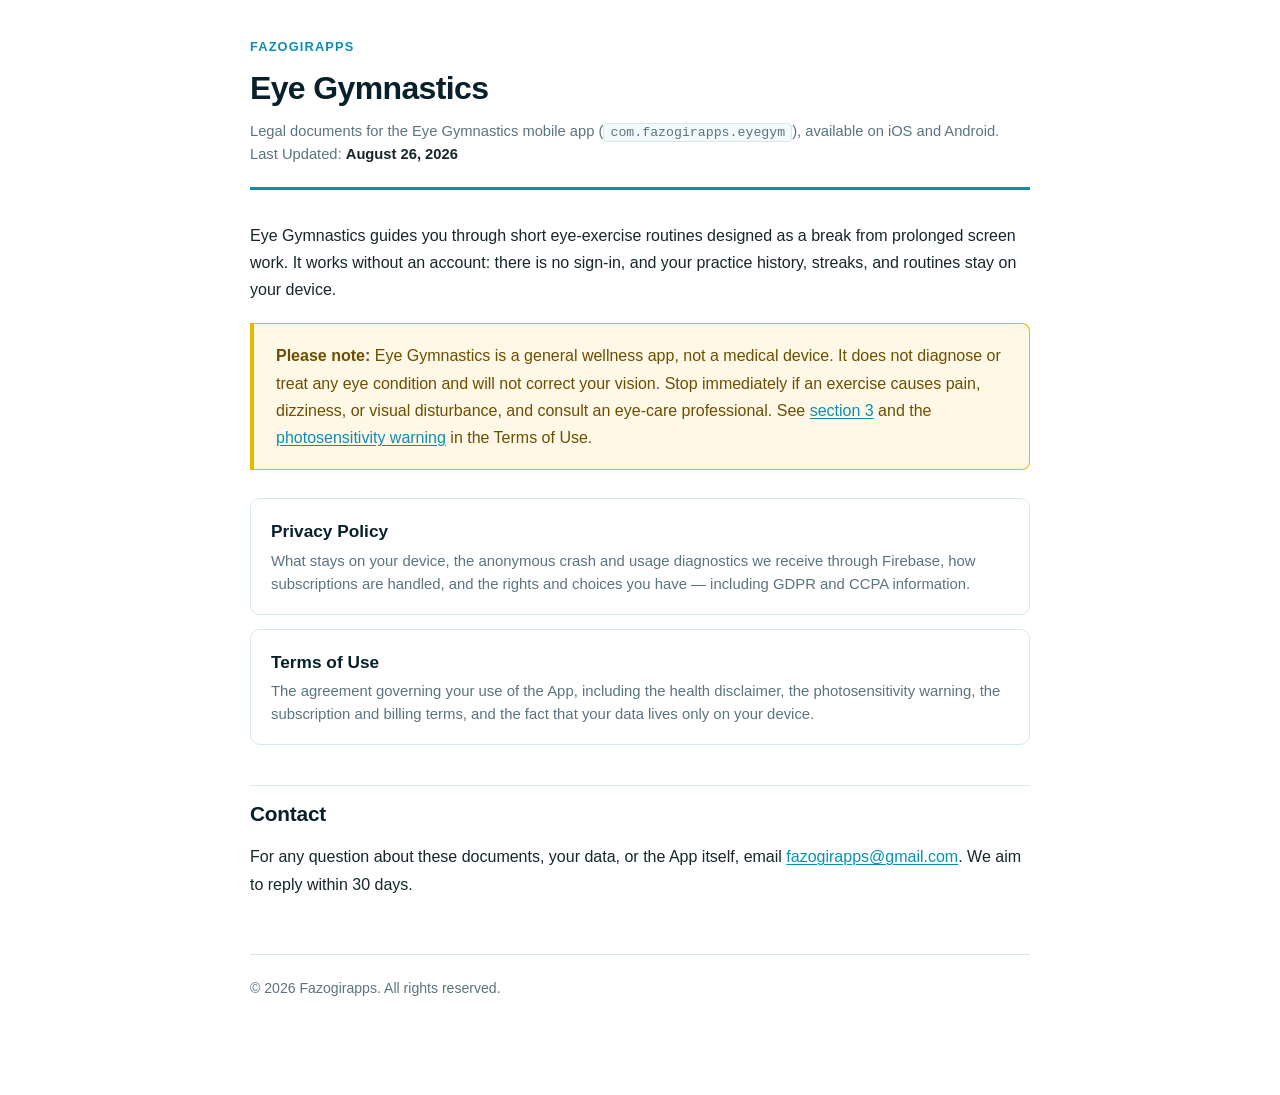
<file: index.html>
<!DOCTYPE html>
<html lang="en">
<head>
<meta charset="UTF-8">
<meta name="viewport" content="width=device-width, initial-scale=1.0">
<title>Eye Gymnastics · Legal</title>
<meta name="description" content="Privacy Policy and Terms of Use for Eye Gymnastics, a guided eye-exercise app for digital eye strain by Fazogirapps.">
<link rel="stylesheet" href="assets/style.css">
<style>
  .doc-list { list-style: none; padding: 0; margin: 28px 0 0; }
  .doc-list li { margin-bottom: 14px; }
  .doc-list a {
    display: block;
    border: 1px solid var(--border);
    border-radius: 10px;
    padding: 18px 20px;
    text-decoration: none;
    background: var(--bg-card);
    transition: border-color .15s ease;
  }
  .doc-list a:hover { border-color: var(--accent); }
  .doc-list .t { display: block; font-weight: 650; font-size: 1.08rem; color: var(--heading); margin-bottom: 3px; }
  .doc-list .d { display: block; color: var(--text-muted); font-size: 0.93rem; line-height: 1.55; }
</style>
</head>
<body>

<header class="doc-header">
  <span class="brand">Fazogirapps</span>
  <h1>Eye Gymnastics</h1>
  <p class="meta">
    Legal documents for the Eye Gymnastics mobile app (<code>com.fazogirapps.eyegym</code>), available on iOS and Android.<br>
    Last Updated: <strong>August 26, 2026</strong>
  </p>
</header>

<p>Eye Gymnastics guides you through short eye-exercise routines designed as a break from prolonged screen work. It works without an account: there is no sign-in, and your practice history, streaks, and routines stay on your device.</p>

<div class="warning">
  <p><strong>Please note:</strong> Eye Gymnastics is a general wellness app, not a medical device. It does not diagnose or treat any eye condition and will not correct your vision. Stop immediately if an exercise causes pain, dizziness, or visual disturbance, and consult an eye-care professional. See <a href="terms.html#not-medical">section 3</a> and the <a href="terms.html#photosensitivity">photosensitivity warning</a> in the Terms of Use.</p>
</div>

<ul class="doc-list">
  <li>
    <a href="privacy.html">
      <span class="t">Privacy Policy</span>
      <span class="d">What stays on your device, the anonymous crash and usage diagnostics we receive through Firebase, how subscriptions are handled, and the rights and choices you have — including GDPR and CCPA information.</span>
    </a>
  </li>
  <li>
    <a href="terms.html">
      <span class="t">Terms of Use</span>
      <span class="d">The agreement governing your use of the App, including the health disclaimer, the photosensitivity warning, the subscription and billing terms, and the fact that your data lives only on your device.</span>
    </a>
  </li>
</ul>

<h2>Contact</h2>
<p>For any question about these documents, your data, or the App itself, email <a href="mailto:fazogirapps@gmail.com">fazogirapps@gmail.com</a>. We aim to reply within 30 days.</p>

<div class="footer">
  <p>© 2026 Fazogirapps. All rights reserved.</p>
</div>

</body>
</html>
</file>
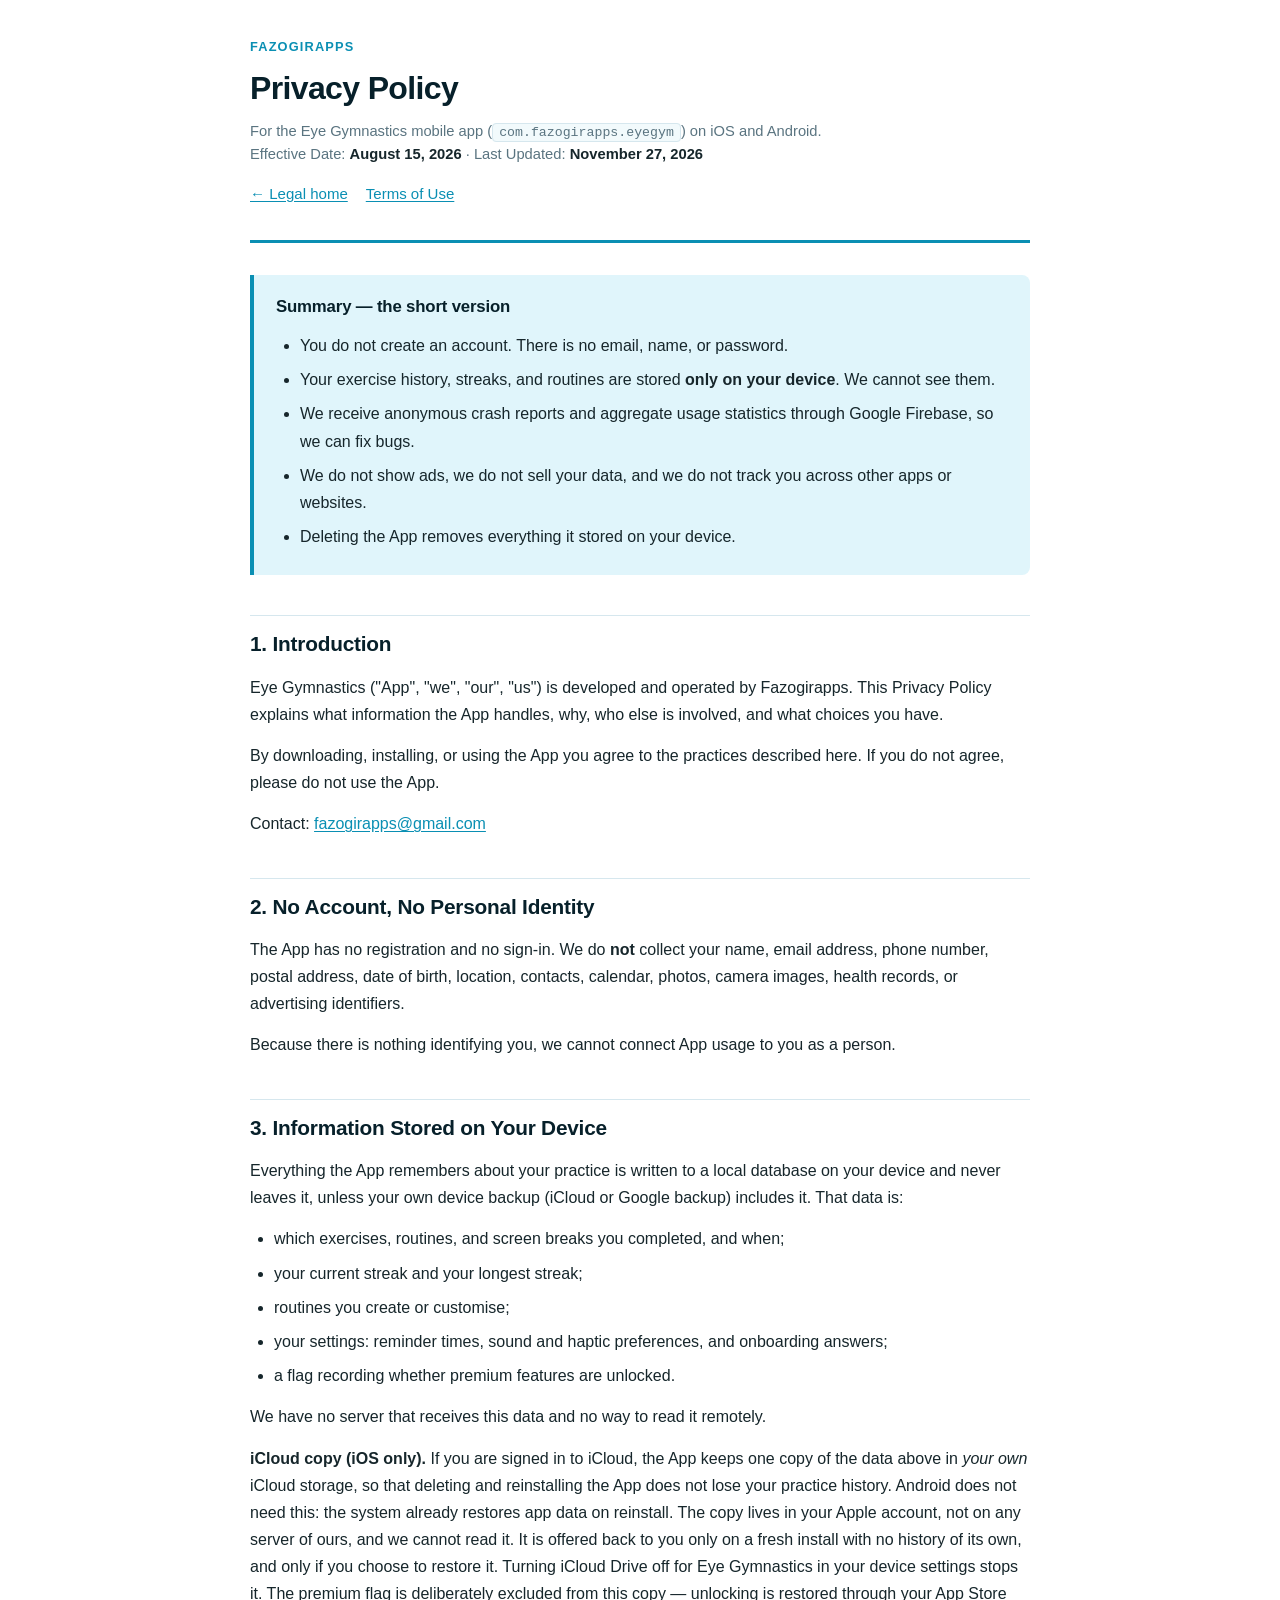
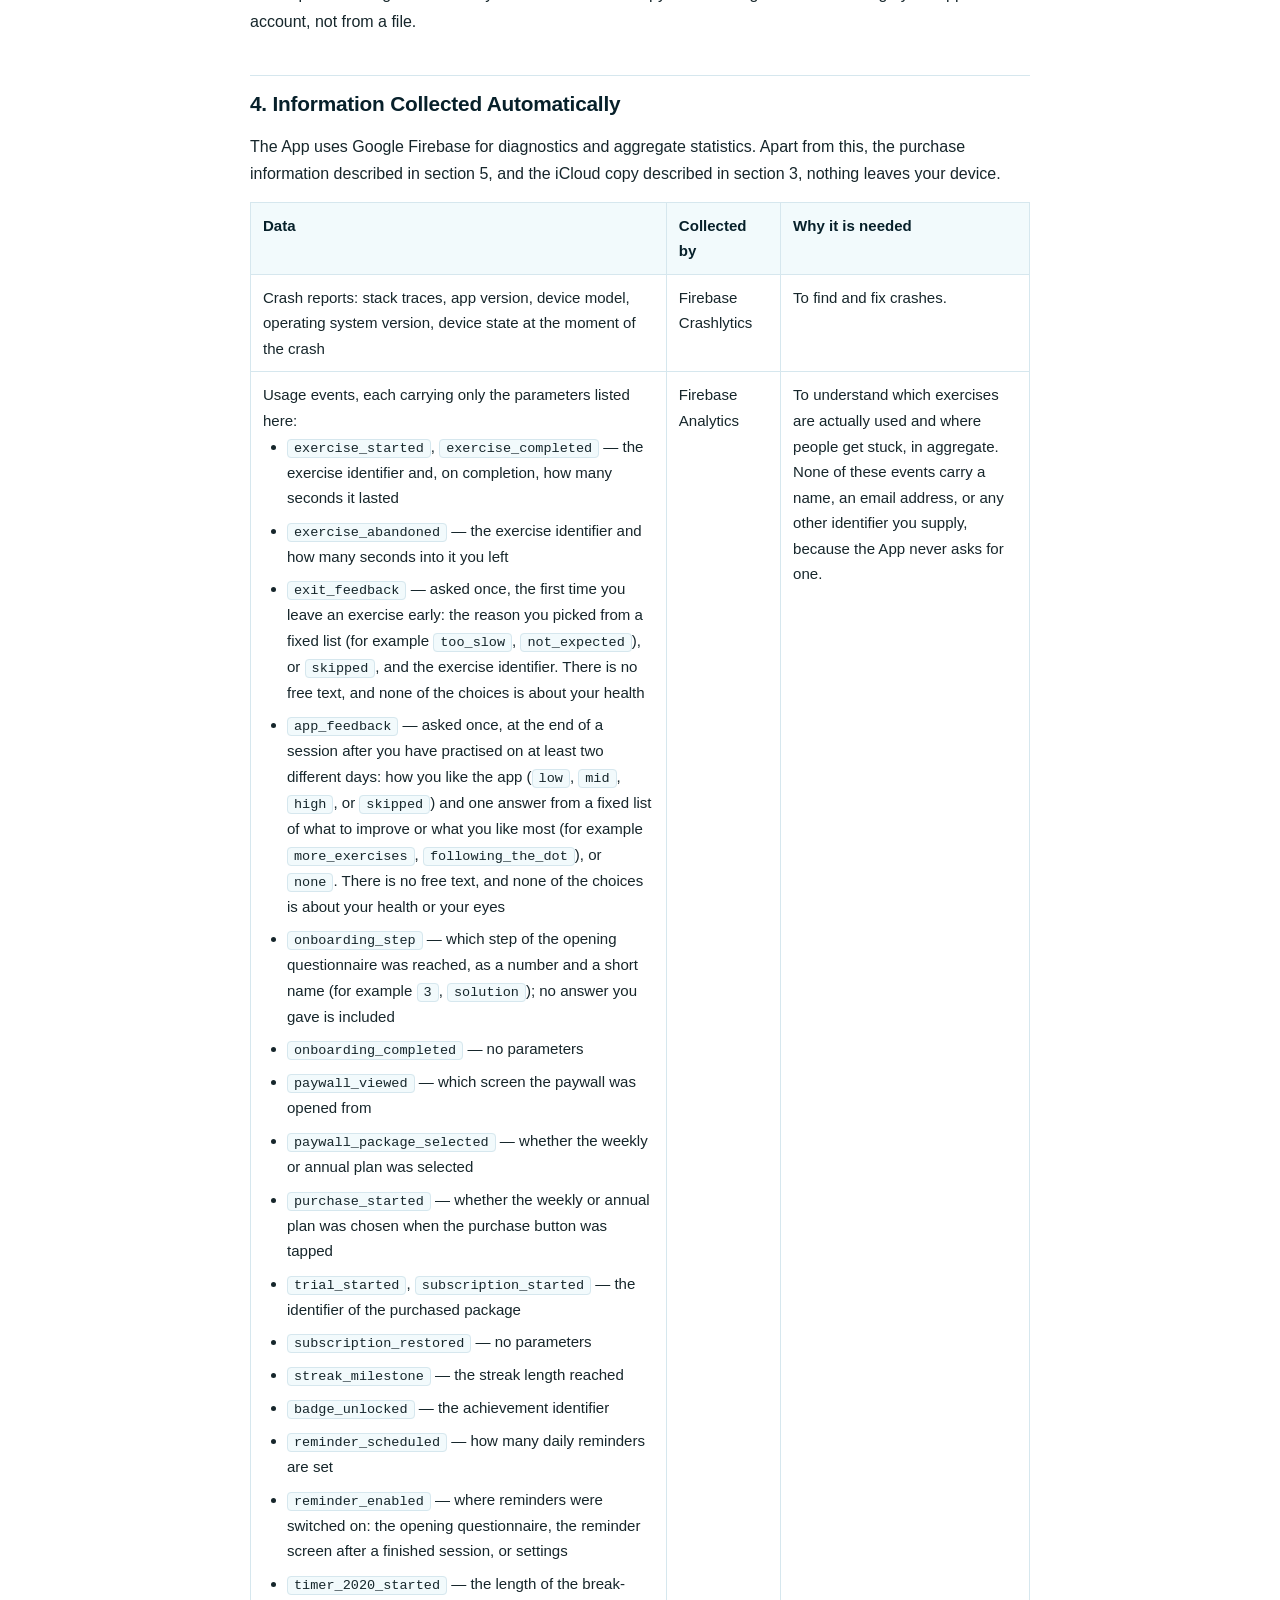
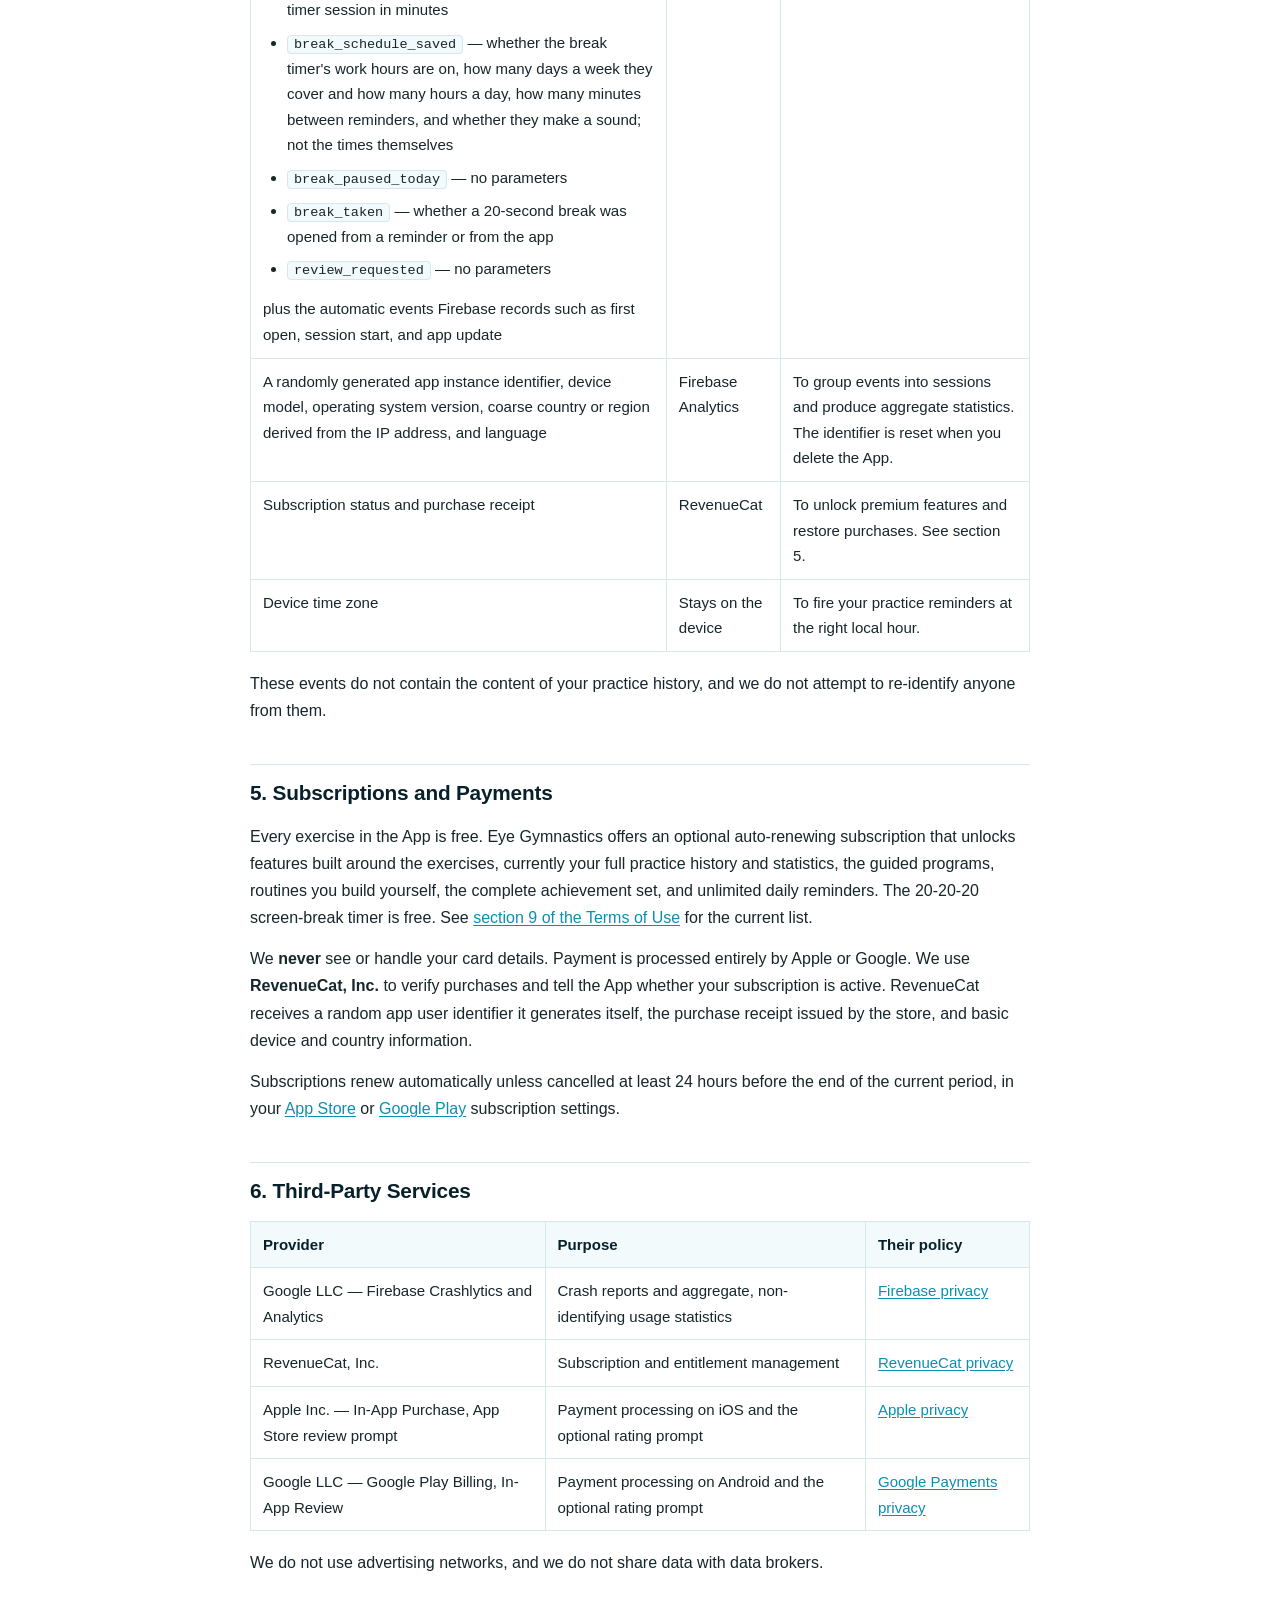
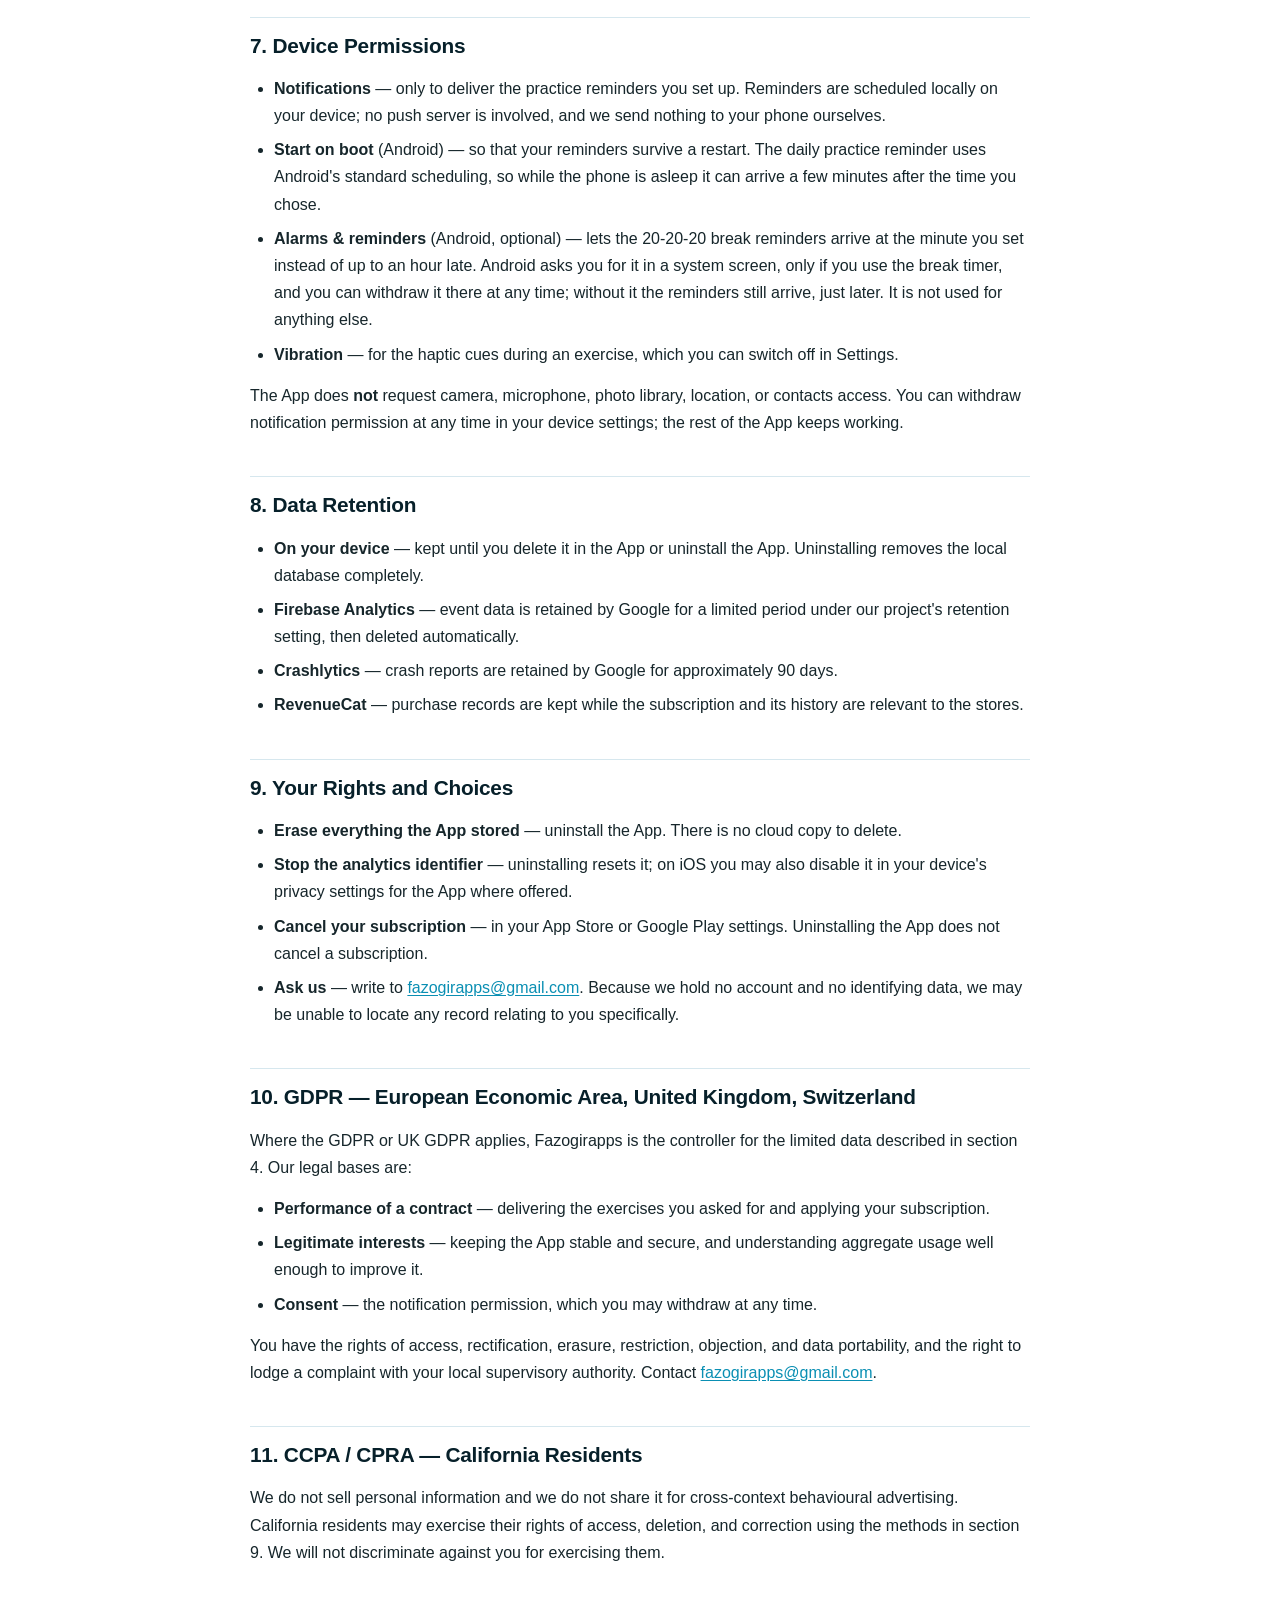
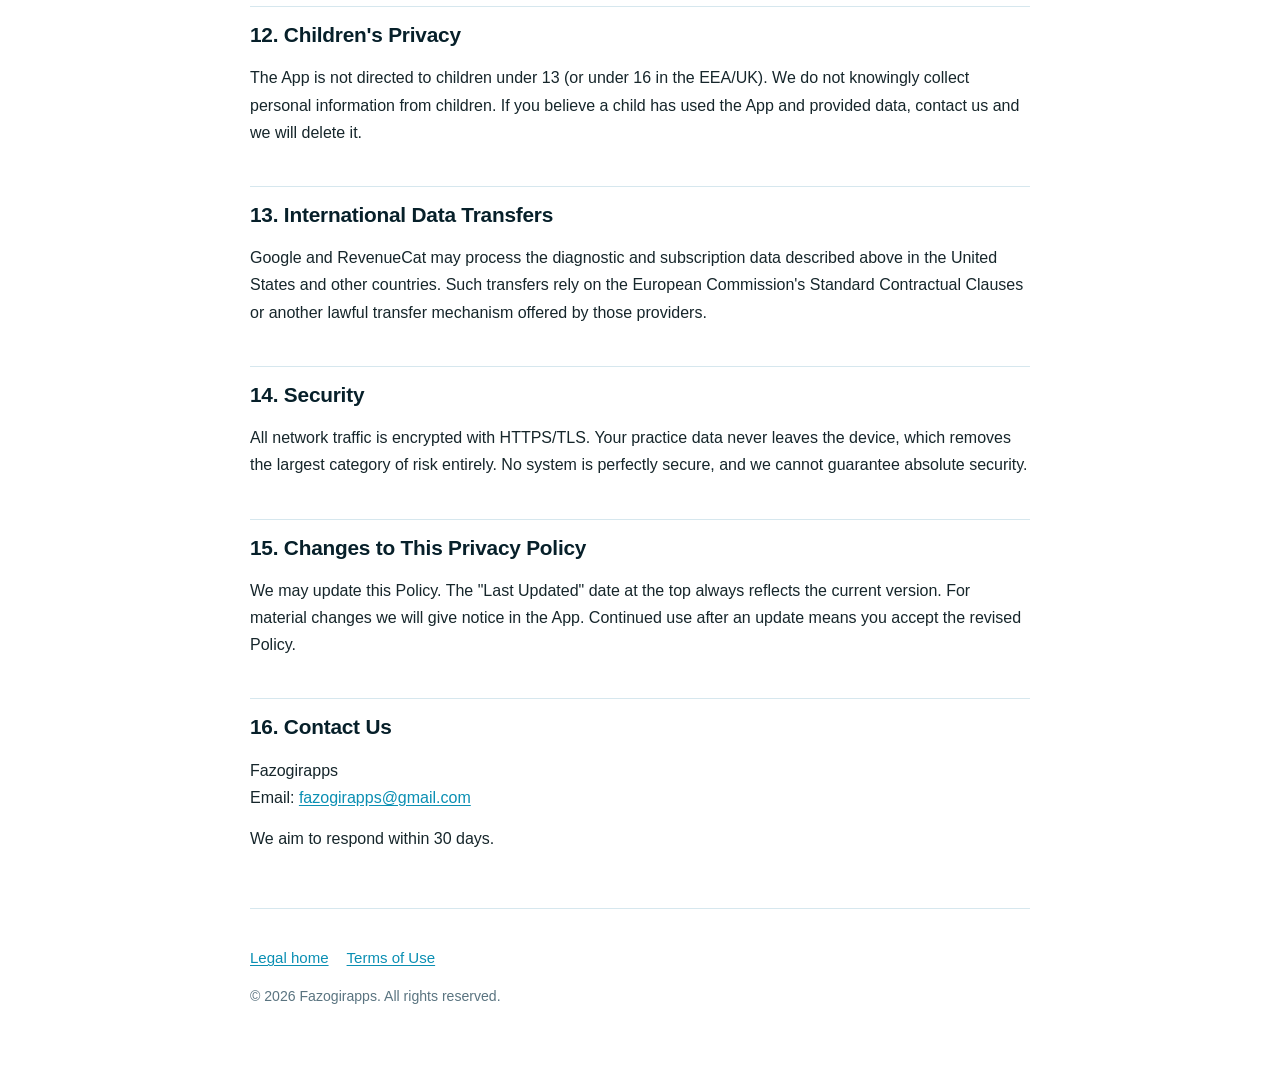
<file: privacy.html>
<!DOCTYPE html>
<html lang="en">
<head>
<meta charset="UTF-8">
<meta name="viewport" content="width=device-width, initial-scale=1.0">
<title>Privacy Policy — Eye Gymnastics</title>
<meta name="description" content="Privacy Policy for Eye Gymnastics, a guided eye-exercise app for digital eye strain by Fazogirapps.">
<link rel="stylesheet" href="assets/style.css">
</head>
<body>

<header class="doc-header">
  <span class="brand">Fazogirapps</span>
  <h1>Privacy Policy</h1>
  <p class="meta">
    For the Eye Gymnastics mobile app (<code>com.fazogirapps.eyegym</code>) on iOS and Android.<br>
    Effective Date: <strong>August 15, 2026</strong> · Last Updated: <strong>November 27, 2026</strong>
  </p>
  <p class="nav-links"><a href="index.html">← Legal home</a><a href="terms.html">Terms of Use</a></p>
</header>

<div class="summary">
  <h2>Summary — the short version</h2>
  <ul>
    <li>You do not create an account. There is no email, name, or password.</li>
    <li>Your exercise history, streaks, and routines are stored <strong>only on your device</strong>. We cannot see them.</li>
    <li>We receive anonymous crash reports and aggregate usage statistics through Google Firebase, so we can fix bugs.</li>
    <li>We do not show ads, we do not sell your data, and we do not track you across other apps or websites.</li>
    <li>Deleting the App removes everything it stored on your device.</li>
  </ul>
</div>

<h2>1. Introduction</h2>
<p>Eye Gymnastics ("App", "we", "our", "us") is developed and operated by Fazogirapps. This Privacy Policy explains what information the App handles, why, who else is involved, and what choices you have.</p>
<p>By downloading, installing, or using the App you agree to the practices described here. If you do not agree, please do not use the App.</p>
<p>Contact: <a href="mailto:fazogirapps@gmail.com">fazogirapps@gmail.com</a></p>

<h2>2. No Account, No Personal Identity</h2>
<p>The App has no registration and no sign-in. We do <strong>not</strong> collect your name, email address, phone number, postal address, date of birth, location, contacts, calendar, photos, camera images, health records, or advertising identifiers.</p>
<p>Because there is nothing identifying you, we cannot connect App usage to you as a person.</p>

<h2>3. Information Stored on Your Device</h2>
<p>Everything the App remembers about your practice is written to a local database on your device and never leaves it, unless your own device backup (iCloud or Google backup) includes it. That data is:</p>
<ul>
  <li>which exercises, routines, and screen breaks you completed, and when;</li>
  <li>your current streak and your longest streak;</li>
  <li>routines you create or customise;</li>
  <li>your settings: reminder times, sound and haptic preferences, and onboarding answers;</li>
  <li>a flag recording whether premium features are unlocked.</li>
</ul>
<p>We have no server that receives this data and no way to read it remotely.</p>
<p><strong>iCloud copy (iOS only).</strong> If you are signed in to iCloud, the App keeps one copy of the data above in <em>your own</em> iCloud storage, so that deleting and reinstalling the App does not lose your practice history. Android does not need this: the system already restores app data on reinstall. The copy lives in your Apple account, not on any server of ours, and we cannot read it. It is offered back to you only on a fresh install with no history of its own, and only if you choose to restore it. Turning iCloud Drive off for Eye Gymnastics in your device settings stops it. The premium flag is deliberately excluded from this copy — unlocking is restored through your App Store account, not from a file.</p>

<h2>4. Information Collected Automatically</h2>
<p>The App uses Google Firebase for diagnostics and aggregate statistics. Apart from this, the purchase information described in section 5, and the iCloud copy described in section 3, nothing leaves your device.</p>
<div class="table-wrap">
<table>
  <thead>
    <tr><th>Data</th><th>Collected by</th><th>Why it is needed</th></tr>
  </thead>
  <tbody>
    <tr>
      <td>Crash reports: stack traces, app version, device model, operating system version, device state at the moment of the crash</td>
      <td>Firebase Crashlytics</td>
      <td>To find and fix crashes.</td>
    </tr>
    <tr>
      <td>Usage events, each carrying only the parameters listed here:
        <ul>
          <li><code>exercise_started</code>, <code>exercise_completed</code> — the exercise identifier and, on completion, how many seconds it lasted</li>
          <li><code>exercise_abandoned</code> — the exercise identifier and how many seconds into it you left</li>
          <li><code>exit_feedback</code> — asked once, the first time you leave an exercise early: the reason you picked from a fixed list (for example <code>too_slow</code>, <code>not_expected</code>), or <code>skipped</code>, and the exercise identifier. There is no free text, and none of the choices is about your health</li>
          <li><code>app_feedback</code> — asked once, at the end of a session after you have practised on at least two different days: how you like the app (<code>low</code>, <code>mid</code>, <code>high</code>, or <code>skipped</code>) and one answer from a fixed list of what to improve or what you like most (for example <code>more_exercises</code>, <code>following_the_dot</code>), or <code>none</code>. There is no free text, and none of the choices is about your health or your eyes</li>
          <li><code>onboarding_step</code> — which step of the opening questionnaire was reached, as a number and a short name (for example <code>3</code>, <code>solution</code>); no answer you gave is included</li>
          <li><code>onboarding_completed</code> — no parameters</li>
          <li><code>paywall_viewed</code> — which screen the paywall was opened from</li>
          <li><code>paywall_package_selected</code> — whether the weekly or annual plan was selected</li>
          <li><code>purchase_started</code> — whether the weekly or annual plan was chosen when the purchase button was tapped</li>
          <li><code>trial_started</code>, <code>subscription_started</code> — the identifier of the purchased package</li>
          <li><code>subscription_restored</code> — no parameters</li>
          <li><code>streak_milestone</code> — the streak length reached</li>
          <li><code>badge_unlocked</code> — the achievement identifier</li>
          <li><code>reminder_scheduled</code> — how many daily reminders are set</li>
          <li><code>reminder_enabled</code> — where reminders were switched on: the opening questionnaire, the reminder screen after a finished session, or settings</li>
          <li><code>timer_2020_started</code> — the length of the break-timer session in minutes</li>
          <li><code>break_schedule_saved</code> — whether the break timer's work hours are on, how many days a week they cover and how many hours a day, how many minutes between reminders, and whether they make a sound; not the times themselves</li>
          <li><code>break_paused_today</code> — no parameters</li>
          <li><code>break_taken</code> — whether a 20-second break was opened from a reminder or from the app</li>
          <li><code>review_requested</code> — no parameters</li>
        </ul>
        plus the automatic events Firebase records such as first open, session start, and app update</td>
      <td>Firebase Analytics</td>
      <td>To understand which exercises are actually used and where people get stuck, in aggregate. None of these events carry a name, an email address, or any other identifier you supply, because the App never asks for one.</td>
    </tr>
    <tr>
      <td>A randomly generated app instance identifier, device model, operating system version, coarse country or region derived from the IP address, and language</td>
      <td>Firebase Analytics</td>
      <td>To group events into sessions and produce aggregate statistics. The identifier is reset when you delete the App.</td>
    </tr>
    <tr>
      <td>Subscription status and purchase receipt</td>
      <td>RevenueCat</td>
      <td>To unlock premium features and restore purchases. See section 5.</td>
    </tr>
    <tr>
      <td>Device time zone</td>
      <td>Stays on the device</td>
      <td>To fire your practice reminders at the right local hour.</td>
    </tr>
  </tbody>
</table>
</div>
<p>These events do not contain the content of your practice history, and we do not attempt to re-identify anyone from them.</p>

<h2>5. Subscriptions and Payments</h2>
<p>Every exercise in the App is free. Eye Gymnastics offers an optional auto-renewing subscription that unlocks features built around the exercises, currently your full practice history and statistics, the guided programs, routines you build yourself, the complete achievement set, and unlimited daily reminders. The 20-20-20 screen-break timer is free. See <a href="terms.html">section 9 of the Terms of Use</a> for the current list.</p>
<p>We <strong>never</strong> see or handle your card details. Payment is processed entirely by Apple or Google. We use <strong>RevenueCat, Inc.</strong> to verify purchases and tell the App whether your subscription is active. RevenueCat receives a random app user identifier it generates itself, the purchase receipt issued by the store, and basic device and country information.</p>
<p>Subscriptions renew automatically unless cancelled at least 24 hours before the end of the current period, in your <a href="https://apps.apple.com/account/subscriptions" target="_blank" rel="noopener">App Store</a> or <a href="https://play.google.com/store/account/subscriptions" target="_blank" rel="noopener">Google Play</a> subscription settings.</p>

<h2>6. Third-Party Services</h2>
<div class="table-wrap">
<table>
  <thead>
    <tr><th>Provider</th><th>Purpose</th><th>Their policy</th></tr>
  </thead>
  <tbody>
    <tr>
      <td>Google LLC — Firebase Crashlytics and Analytics</td>
      <td>Crash reports and aggregate, non-identifying usage statistics</td>
      <td><a href="https://firebase.google.com/support/privacy" target="_blank" rel="noopener">Firebase privacy</a></td>
    </tr>
    <tr>
      <td>RevenueCat, Inc.</td>
      <td>Subscription and entitlement management</td>
      <td><a href="https://www.revenuecat.com/privacy" target="_blank" rel="noopener">RevenueCat privacy</a></td>
    </tr>
    <tr>
      <td>Apple Inc. — In-App Purchase, App Store review prompt</td>
      <td>Payment processing on iOS and the optional rating prompt</td>
      <td><a href="https://www.apple.com/legal/privacy/" target="_blank" rel="noopener">Apple privacy</a></td>
    </tr>
    <tr>
      <td>Google LLC — Google Play Billing, In-App Review</td>
      <td>Payment processing on Android and the optional rating prompt</td>
      <td><a href="https://payments.google.com/files/privacy.html" target="_blank" rel="noopener">Google Payments privacy</a></td>
    </tr>
  </tbody>
</table>
</div>
<p>We do not use advertising networks, and we do not share data with data brokers.</p>

<h2>7. Device Permissions</h2>
<ul>
  <li><strong>Notifications</strong> — only to deliver the practice reminders you set up. Reminders are scheduled locally on your device; no push server is involved, and we send nothing to your phone ourselves.</li>
  <li><strong>Start on boot</strong> (Android) — so that your reminders survive a restart. The daily practice reminder uses Android's standard scheduling, so while the phone is asleep it can arrive a few minutes after the time you chose.</li>
  <li><strong>Alarms &amp; reminders</strong> (Android, optional) — lets the 20-20-20 break reminders arrive at the minute you set instead of up to an hour late. Android asks you for it in a system screen, only if you use the break timer, and you can withdraw it there at any time; without it the reminders still arrive, just later. It is not used for anything else.</li>
  <li><strong>Vibration</strong> — for the haptic cues during an exercise, which you can switch off in Settings.</li>
</ul>
<p>The App does <strong>not</strong> request camera, microphone, photo library, location, or contacts access. You can withdraw notification permission at any time in your device settings; the rest of the App keeps working.</p>

<h2>8. Data Retention</h2>
<ul>
  <li><strong>On your device</strong> — kept until you delete it in the App or uninstall the App. Uninstalling removes the local database completely.</li>
  <li><strong>Firebase Analytics</strong> — event data is retained by Google for a limited period under our project's retention setting, then deleted automatically.</li>
  <li><strong>Crashlytics</strong> — crash reports are retained by Google for approximately 90 days.</li>
  <li><strong>RevenueCat</strong> — purchase records are kept while the subscription and its history are relevant to the stores.</li>
</ul>

<h2>9. Your Rights and Choices</h2>
<ul>
  <li><strong>Erase everything the App stored</strong> — uninstall the App. There is no cloud copy to delete.</li>
  <li><strong>Stop the analytics identifier</strong> — uninstalling resets it; on iOS you may also disable it in your device's privacy settings for the App where offered.</li>
  <li><strong>Cancel your subscription</strong> — in your App Store or Google Play settings. Uninstalling the App does not cancel a subscription.</li>
  <li><strong>Ask us</strong> — write to <a href="mailto:fazogirapps@gmail.com">fazogirapps@gmail.com</a>. Because we hold no account and no identifying data, we may be unable to locate any record relating to you specifically.</li>
</ul>

<h2>10. GDPR — European Economic Area, United Kingdom, Switzerland</h2>
<p>Where the GDPR or UK GDPR applies, Fazogirapps is the controller for the limited data described in section 4. Our legal bases are:</p>
<ul>
  <li><strong>Performance of a contract</strong> — delivering the exercises you asked for and applying your subscription.</li>
  <li><strong>Legitimate interests</strong> — keeping the App stable and secure, and understanding aggregate usage well enough to improve it.</li>
  <li><strong>Consent</strong> — the notification permission, which you may withdraw at any time.</li>
</ul>
<p>You have the rights of access, rectification, erasure, restriction, objection, and data portability, and the right to lodge a complaint with your local supervisory authority. Contact <a href="mailto:fazogirapps@gmail.com">fazogirapps@gmail.com</a>.</p>

<h2>11. CCPA / CPRA — California Residents</h2>
<p>We do not sell personal information and we do not share it for cross-context behavioural advertising. California residents may exercise their rights of access, deletion, and correction using the methods in section 9. We will not discriminate against you for exercising them.</p>

<h2>12. Children's Privacy</h2>
<p>The App is not directed to children under 13 (or under 16 in the EEA/UK). We do not knowingly collect personal information from children. If you believe a child has used the App and provided data, contact us and we will delete it.</p>

<h2>13. International Data Transfers</h2>
<p>Google and RevenueCat may process the diagnostic and subscription data described above in the United States and other countries. Such transfers rely on the European Commission's Standard Contractual Clauses or another lawful transfer mechanism offered by those providers.</p>

<h2>14. Security</h2>
<p>All network traffic is encrypted with HTTPS/TLS. Your practice data never leaves the device, which removes the largest category of risk entirely. No system is perfectly secure, and we cannot guarantee absolute security.</p>

<h2>15. Changes to This Privacy Policy</h2>
<p>We may update this Policy. The "Last Updated" date at the top always reflects the current version. For material changes we will give notice in the App. Continued use after an update means you accept the revised Policy.</p>

<h2>16. Contact Us</h2>
<p>Fazogirapps<br>Email: <a href="mailto:fazogirapps@gmail.com">fazogirapps@gmail.com</a></p>
<p>We aim to respond within 30 days.</p>

<div class="footer">
  <p class="nav-links"><a href="index.html">Legal home</a><a href="terms.html">Terms of Use</a></p>
  <p>© 2026 Fazogirapps. All rights reserved.</p>
</div>

</body>
</html>
</file>
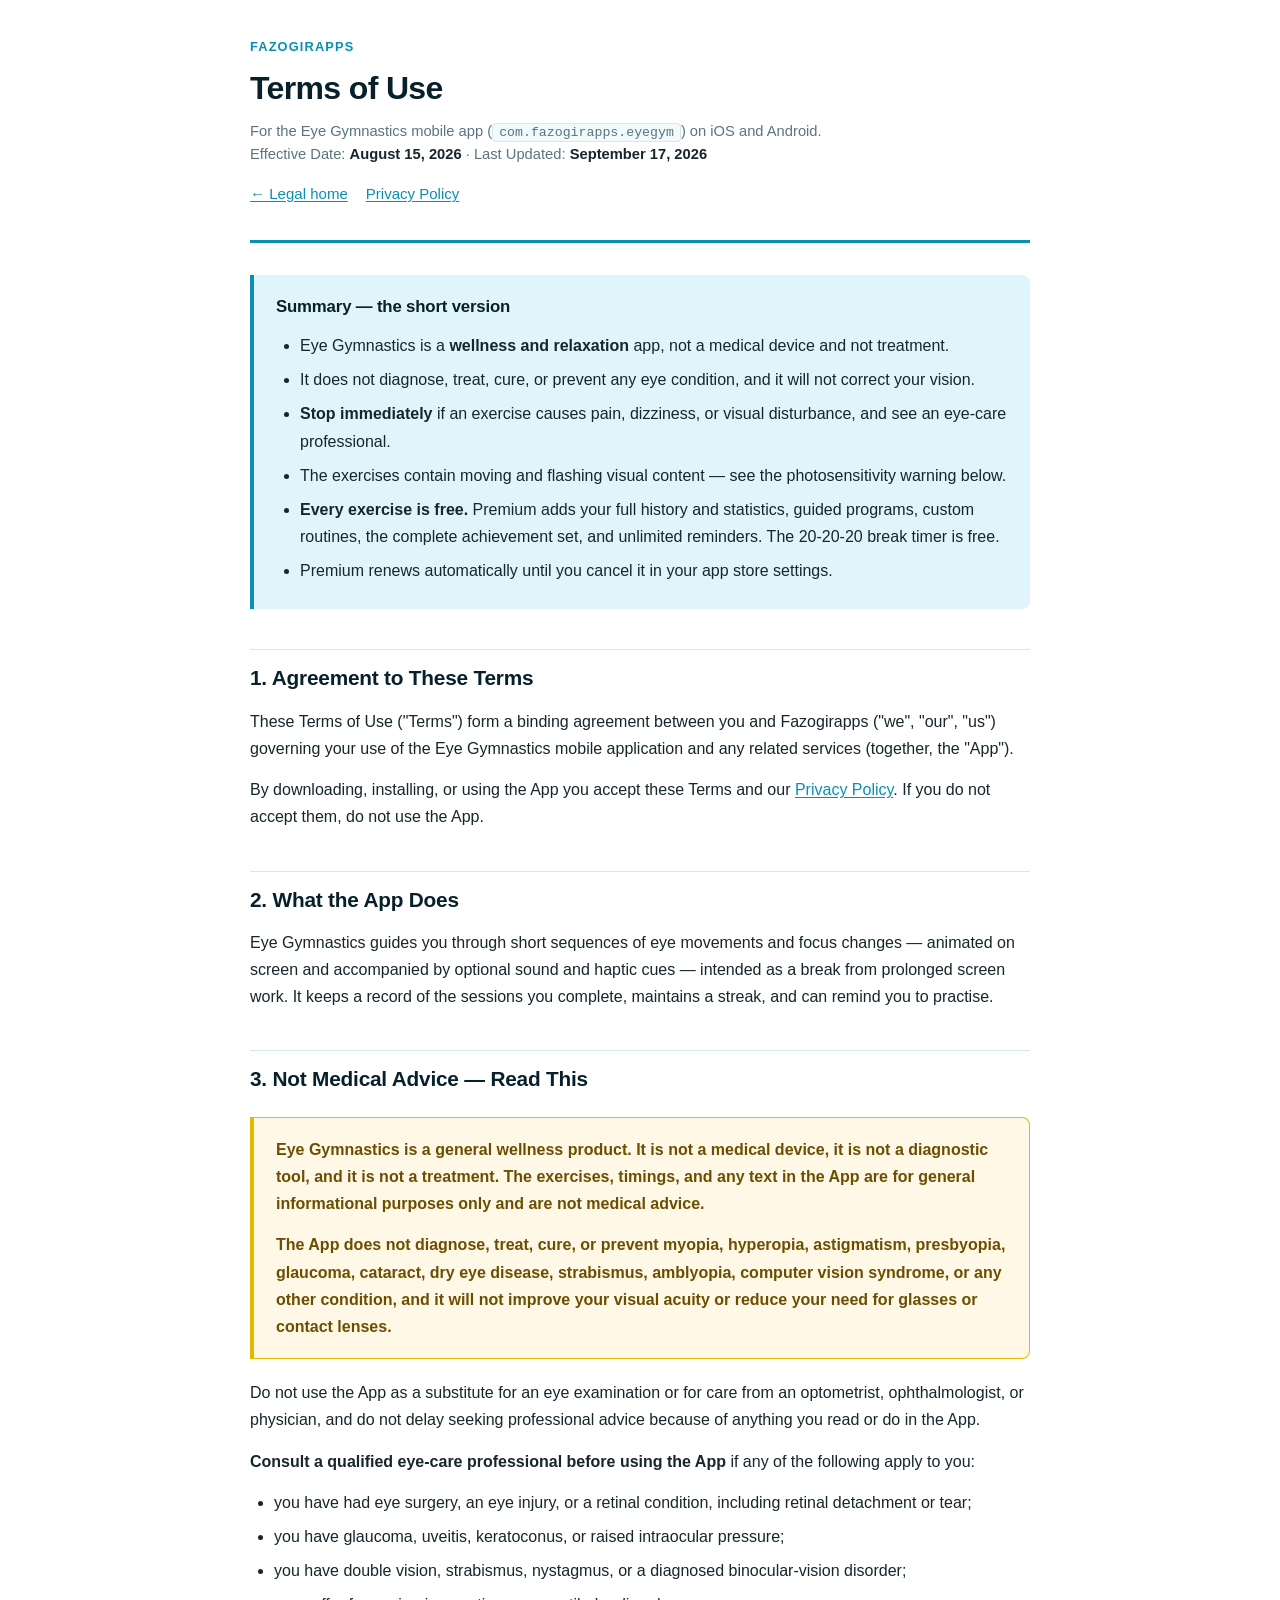
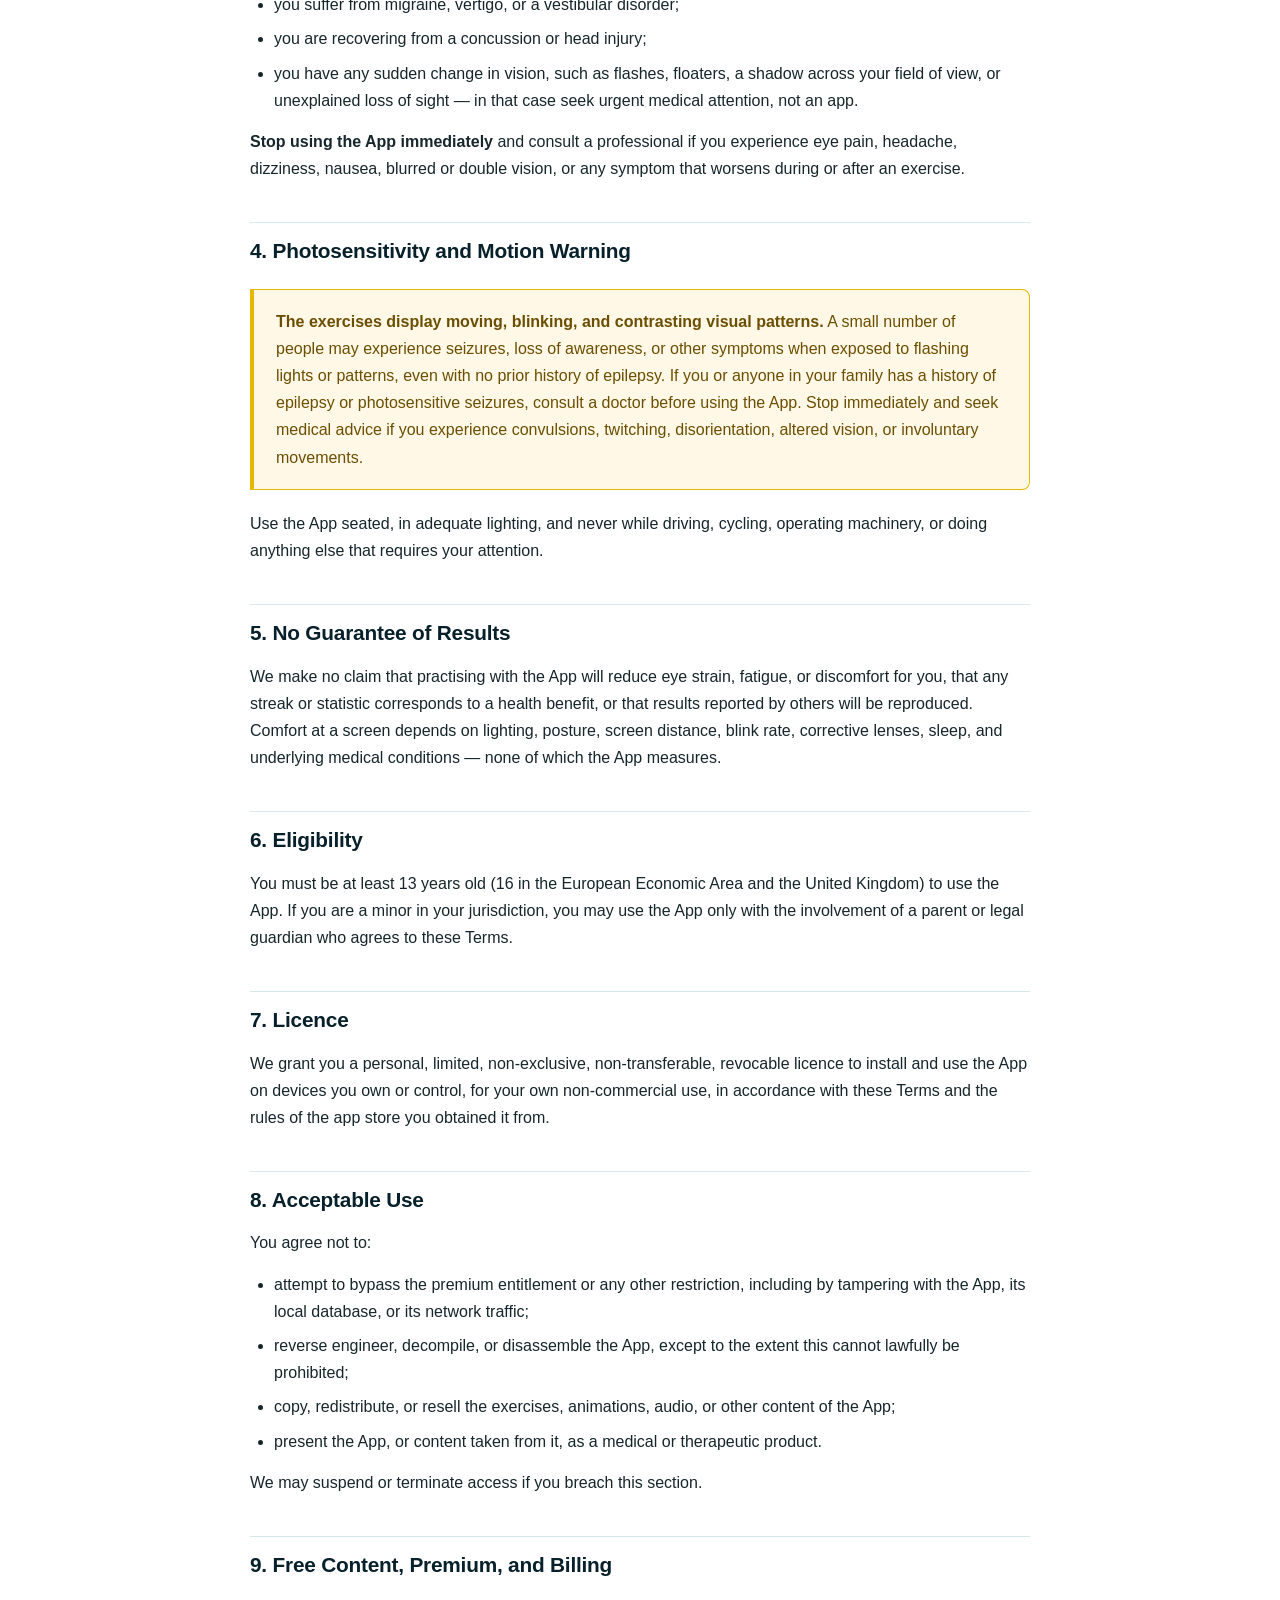
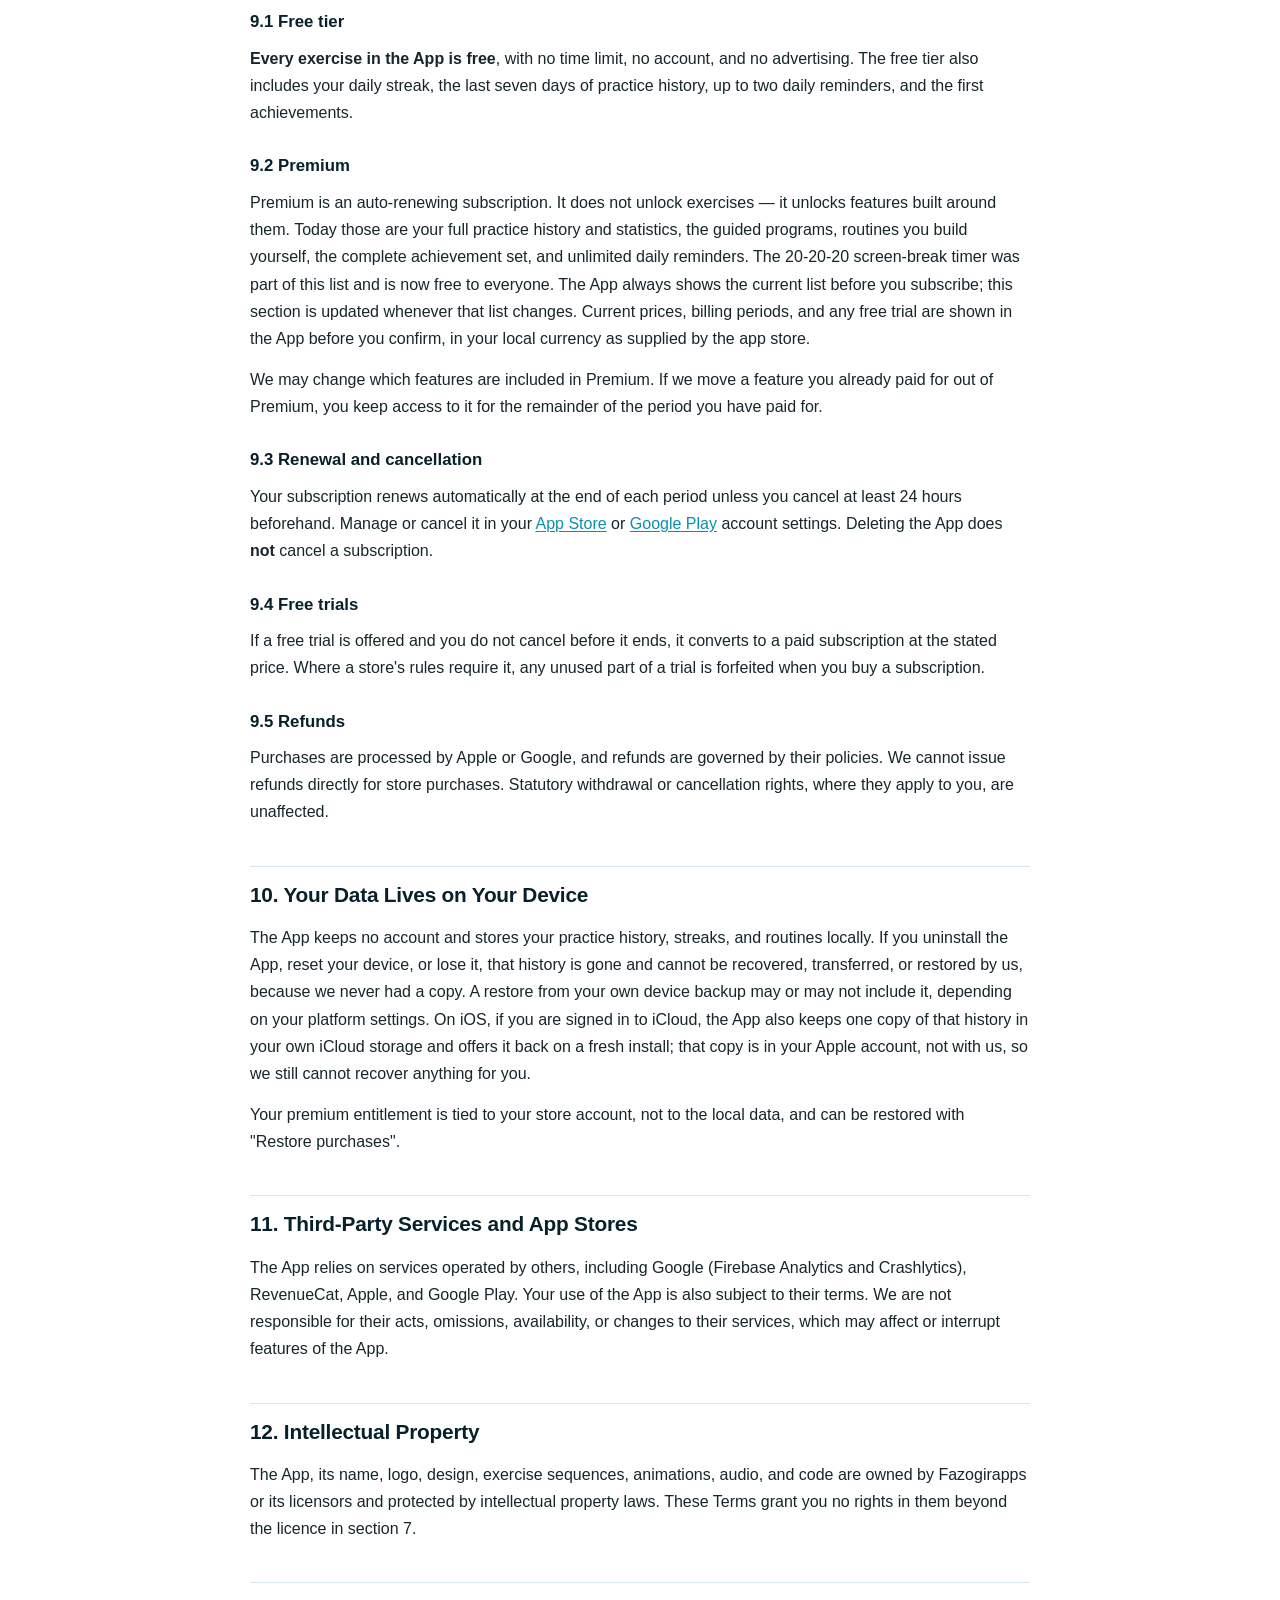
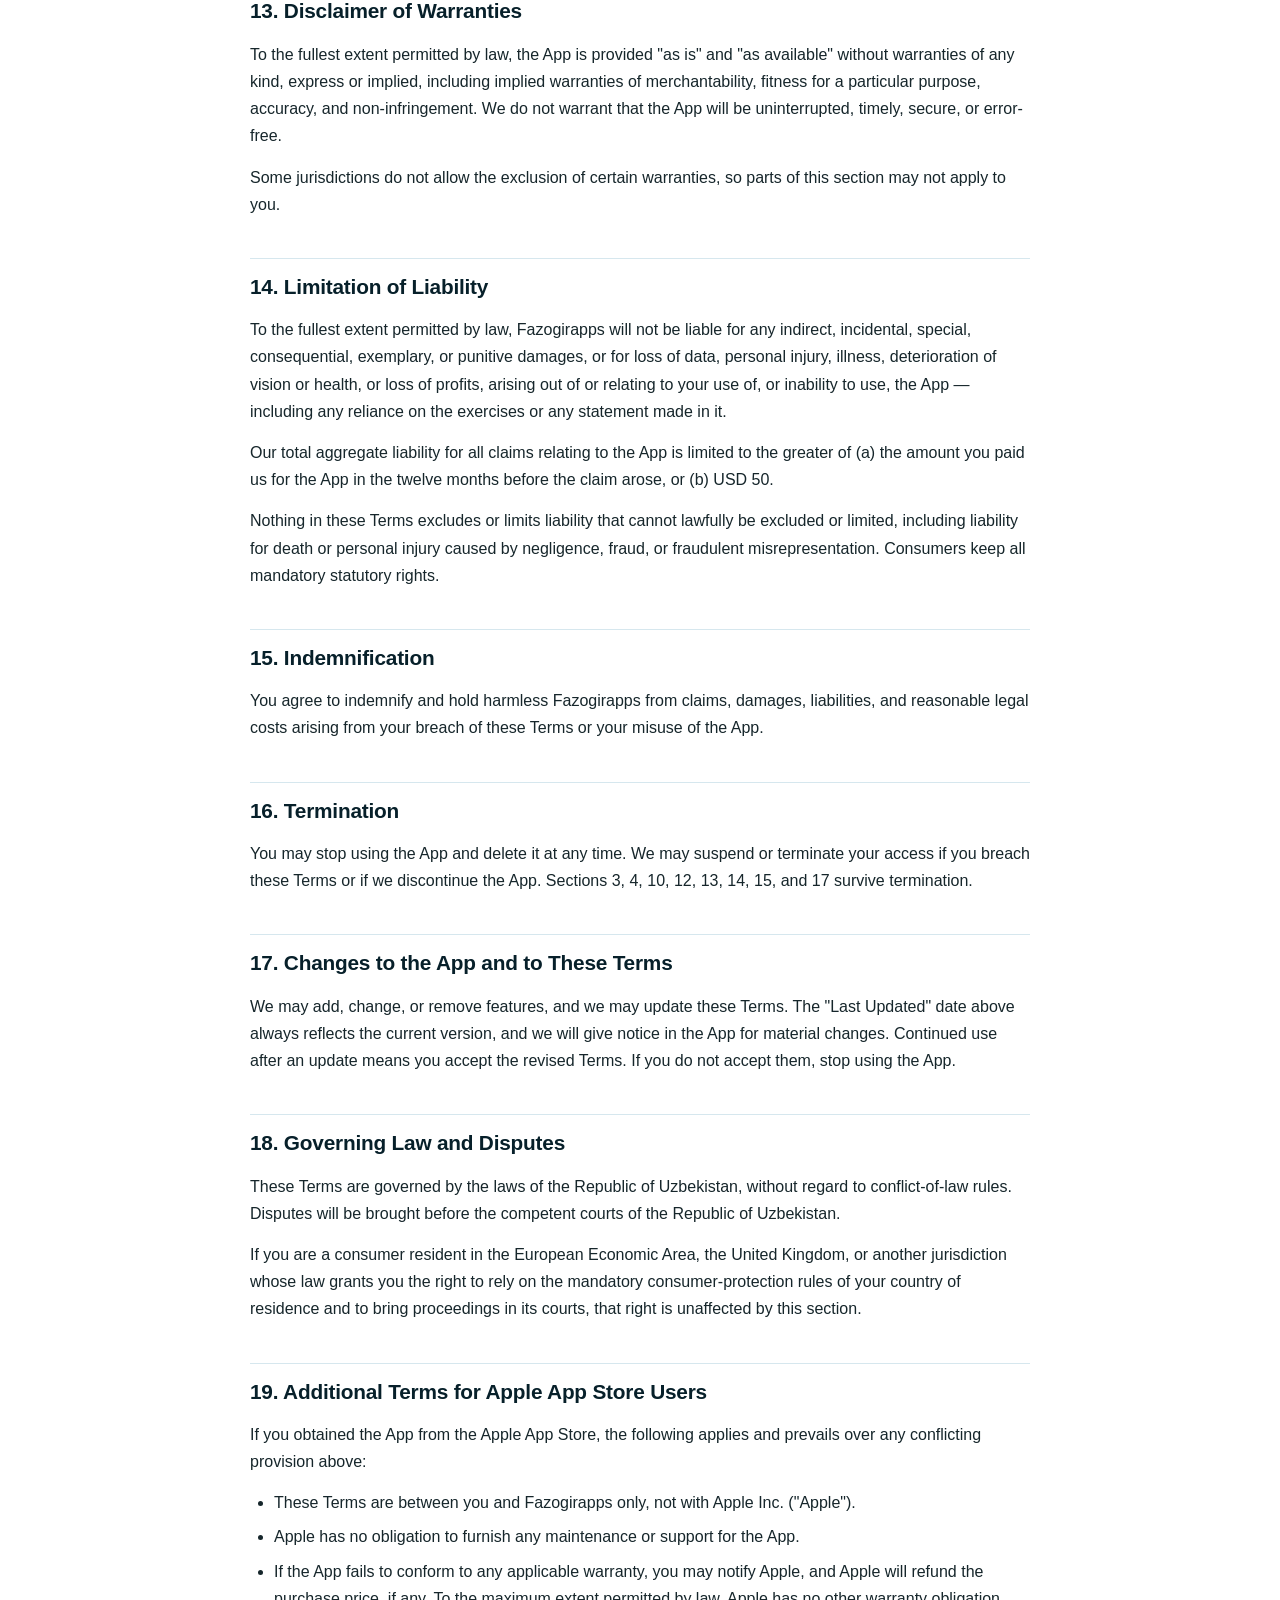
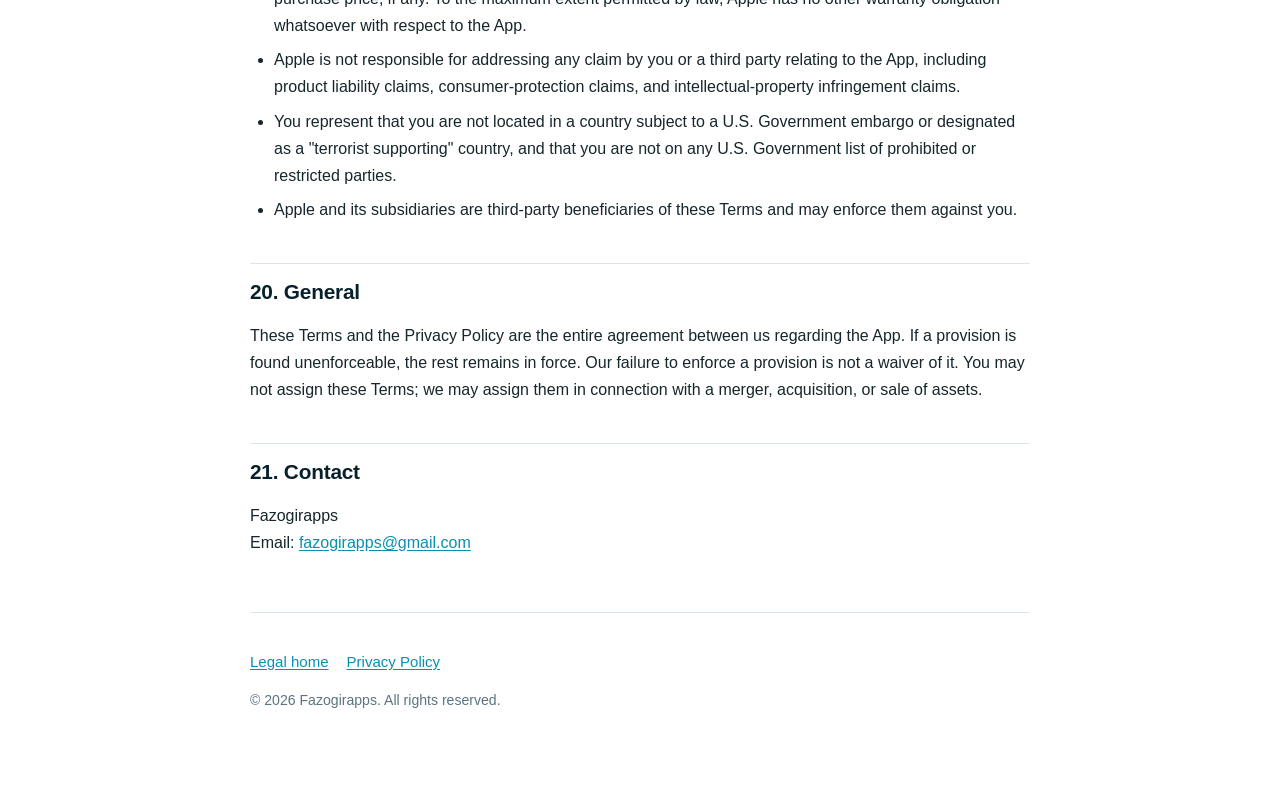
<file: terms.html>
<!DOCTYPE html>
<html lang="en">
<head>
<meta charset="UTF-8">
<meta name="viewport" content="width=device-width, initial-scale=1.0">
<title>Terms of Use — Eye Gymnastics</title>
<meta name="description" content="Terms of Use for Eye Gymnastics, a guided eye-exercise app for digital eye strain by Fazogirapps.">
<link rel="stylesheet" href="assets/style.css">
</head>
<body>

<header class="doc-header">
  <span class="brand">Fazogirapps</span>
  <h1>Terms of Use</h1>
  <p class="meta">
    For the Eye Gymnastics mobile app (<code>com.fazogirapps.eyegym</code>) on iOS and Android.<br>
    Effective Date: <strong>August 15, 2026</strong> · Last Updated: <strong>September 17, 2026</strong>
  </p>
  <p class="nav-links"><a href="index.html">← Legal home</a><a href="privacy.html">Privacy Policy</a></p>
</header>

<div class="summary">
  <h2>Summary — the short version</h2>
  <ul>
    <li>Eye Gymnastics is a <strong>wellness and relaxation</strong> app, not a medical device and not treatment.</li>
    <li>It does not diagnose, treat, cure, or prevent any eye condition, and it will not correct your vision.</li>
    <li><strong>Stop immediately</strong> if an exercise causes pain, dizziness, or visual disturbance, and see an eye-care professional.</li>
    <li>The exercises contain moving and flashing visual content — see the photosensitivity warning below.</li>
    <li><strong>Every exercise is free.</strong> Premium adds your full history and statistics, guided programs, custom routines, the complete achievement set, and unlimited reminders. The 20-20-20 break timer is free.</li>
    <li>Premium renews automatically until you cancel it in your app store settings.</li>
  </ul>
</div>

<h2>1. Agreement to These Terms</h2>
<p>These Terms of Use ("Terms") form a binding agreement between you and Fazogirapps ("we", "our", "us") governing your use of the Eye Gymnastics mobile application and any related services (together, the "App").</p>
<p>By downloading, installing, or using the App you accept these Terms and our <a href="privacy.html">Privacy Policy</a>. If you do not accept them, do not use the App.</p>

<h2>2. What the App Does</h2>
<p>Eye Gymnastics guides you through short sequences of eye movements and focus changes — animated on screen and accompanied by optional sound and haptic cues — intended as a break from prolonged screen work. It keeps a record of the sessions you complete, maintains a streak, and can remind you to practise.</p>

<h2 id="not-medical">3. Not Medical Advice — Read This</h2>

<div class="warning">
  <p><strong>Eye Gymnastics is a general wellness product. It is not a medical device, it is not a diagnostic tool, and it is not a treatment. The exercises, timings, and any text in the App are for general informational purposes only and are not medical advice.</strong></p>
  <p><strong>The App does not diagnose, treat, cure, or prevent myopia, hyperopia, astigmatism, presbyopia, glaucoma, cataract, dry eye disease, strabismus, amblyopia, computer vision syndrome, or any other condition, and it will not improve your visual acuity or reduce your need for glasses or contact lenses.</strong></p>
</div>

<p>Do not use the App as a substitute for an eye examination or for care from an optometrist, ophthalmologist, or physician, and do not delay seeking professional advice because of anything you read or do in the App.</p>

<p><strong>Consult a qualified eye-care professional before using the App</strong> if any of the following apply to you:</p>
<ul>
  <li>you have had eye surgery, an eye injury, or a retinal condition, including retinal detachment or tear;</li>
  <li>you have glaucoma, uveitis, keratoconus, or raised intraocular pressure;</li>
  <li>you have double vision, strabismus, nystagmus, or a diagnosed binocular-vision disorder;</li>
  <li>you suffer from migraine, vertigo, or a vestibular disorder;</li>
  <li>you are recovering from a concussion or head injury;</li>
  <li>you have any sudden change in vision, such as flashes, floaters, a shadow across your field of view, or unexplained loss of sight — in that case seek urgent medical attention, not an app.</li>
</ul>

<p><strong>Stop using the App immediately</strong> and consult a professional if you experience eye pain, headache, dizziness, nausea, blurred or double vision, or any symptom that worsens during or after an exercise.</p>

<h2 id="photosensitivity">4. Photosensitivity and Motion Warning</h2>
<div class="warning">
  <p><strong>The exercises display moving, blinking, and contrasting visual patterns.</strong> A small number of people may experience seizures, loss of awareness, or other symptoms when exposed to flashing lights or patterns, even with no prior history of epilepsy. If you or anyone in your family has a history of epilepsy or photosensitive seizures, consult a doctor before using the App. Stop immediately and seek medical advice if you experience convulsions, twitching, disorientation, altered vision, or involuntary movements.</p>
</div>
<p>Use the App seated, in adequate lighting, and never while driving, cycling, operating machinery, or doing anything else that requires your attention.</p>

<h2>5. No Guarantee of Results</h2>
<p>We make no claim that practising with the App will reduce eye strain, fatigue, or discomfort for you, that any streak or statistic corresponds to a health benefit, or that results reported by others will be reproduced. Comfort at a screen depends on lighting, posture, screen distance, blink rate, corrective lenses, sleep, and underlying medical conditions — none of which the App measures.</p>

<h2>6. Eligibility</h2>
<p>You must be at least 13 years old (16 in the European Economic Area and the United Kingdom) to use the App. If you are a minor in your jurisdiction, you may use the App only with the involvement of a parent or legal guardian who agrees to these Terms.</p>

<h2>7. Licence</h2>
<p>We grant you a personal, limited, non-exclusive, non-transferable, revocable licence to install and use the App on devices you own or control, for your own non-commercial use, in accordance with these Terms and the rules of the app store you obtained it from.</p>

<h2>8. Acceptable Use</h2>
<p>You agree not to:</p>
<ul>
  <li>attempt to bypass the premium entitlement or any other restriction, including by tampering with the App, its local database, or its network traffic;</li>
  <li>reverse engineer, decompile, or disassemble the App, except to the extent this cannot lawfully be prohibited;</li>
  <li>copy, redistribute, or resell the exercises, animations, audio, or other content of the App;</li>
  <li>present the App, or content taken from it, as a medical or therapeutic product.</li>
</ul>
<p>We may suspend or terminate access if you breach this section.</p>

<h2>9. Free Content, Premium, and Billing</h2>
<h3>9.1 Free tier</h3>
<p><strong>Every exercise in the App is free</strong>, with no time limit, no account, and no advertising. The free tier also includes your daily streak, the last seven days of practice history, up to two daily reminders, and the first achievements.</p>

<h3>9.2 Premium</h3>
<p>Premium is an auto-renewing subscription. It does not unlock exercises — it unlocks features built around them. Today those are your full practice history and statistics, the guided programs, routines you build yourself, the complete achievement set, and unlimited daily reminders. The 20-20-20 screen-break timer was part of this list and is now free to everyone. The App always shows the current list before you subscribe; this section is updated whenever that list changes. Current prices, billing periods, and any free trial are shown in the App before you confirm, in your local currency as supplied by the app store.</p>
<p>We may change which features are included in Premium. If we move a feature you already paid for out of Premium, you keep access to it for the remainder of the period you have paid for.</p>

<h3>9.3 Renewal and cancellation</h3>
<p>Your subscription renews automatically at the end of each period unless you cancel at least 24 hours beforehand. Manage or cancel it in your <a href="https://apps.apple.com/account/subscriptions" target="_blank" rel="noopener">App Store</a> or <a href="https://play.google.com/store/account/subscriptions" target="_blank" rel="noopener">Google Play</a> account settings. Deleting the App does <strong>not</strong> cancel a subscription.</p>

<h3>9.4 Free trials</h3>
<p>If a free trial is offered and you do not cancel before it ends, it converts to a paid subscription at the stated price. Where a store's rules require it, any unused part of a trial is forfeited when you buy a subscription.</p>

<h3>9.5 Refunds</h3>
<p>Purchases are processed by Apple or Google, and refunds are governed by their policies. We cannot issue refunds directly for store purchases. Statutory withdrawal or cancellation rights, where they apply to you, are unaffected.</p>

<h2>10. Your Data Lives on Your Device</h2>
<p>The App keeps no account and stores your practice history, streaks, and routines locally. If you uninstall the App, reset your device, or lose it, that history is gone and cannot be recovered, transferred, or restored by us, because we never had a copy. A restore from your own device backup may or may not include it, depending on your platform settings. On iOS, if you are signed in to iCloud, the App also keeps one copy of that history in your own iCloud storage and offers it back on a fresh install; that copy is in your Apple account, not with us, so we still cannot recover anything for you.</p>
<p>Your premium entitlement is tied to your store account, not to the local data, and can be restored with "Restore purchases".</p>

<h2>11. Third-Party Services and App Stores</h2>
<p>The App relies on services operated by others, including Google (Firebase Analytics and Crashlytics), RevenueCat, Apple, and Google Play. Your use of the App is also subject to their terms. We are not responsible for their acts, omissions, availability, or changes to their services, which may affect or interrupt features of the App.</p>

<h2>12. Intellectual Property</h2>
<p>The App, its name, logo, design, exercise sequences, animations, audio, and code are owned by Fazogirapps or its licensors and protected by intellectual property laws. These Terms grant you no rights in them beyond the licence in section 7.</p>

<h2>13. Disclaimer of Warranties</h2>
<p>To the fullest extent permitted by law, the App is provided "as is" and "as available" without warranties of any kind, express or implied, including implied warranties of merchantability, fitness for a particular purpose, accuracy, and non-infringement. We do not warrant that the App will be uninterrupted, timely, secure, or error-free.</p>
<p>Some jurisdictions do not allow the exclusion of certain warranties, so parts of this section may not apply to you.</p>

<h2>14. Limitation of Liability</h2>
<p>To the fullest extent permitted by law, Fazogirapps will not be liable for any indirect, incidental, special, consequential, exemplary, or punitive damages, or for loss of data, personal injury, illness, deterioration of vision or health, or loss of profits, arising out of or relating to your use of, or inability to use, the App — including any reliance on the exercises or any statement made in it.</p>
<p>Our total aggregate liability for all claims relating to the App is limited to the greater of (a) the amount you paid us for the App in the twelve months before the claim arose, or (b) USD 50.</p>
<p>Nothing in these Terms excludes or limits liability that cannot lawfully be excluded or limited, including liability for death or personal injury caused by negligence, fraud, or fraudulent misrepresentation. Consumers keep all mandatory statutory rights.</p>

<h2>15. Indemnification</h2>
<p>You agree to indemnify and hold harmless Fazogirapps from claims, damages, liabilities, and reasonable legal costs arising from your breach of these Terms or your misuse of the App.</p>

<h2>16. Termination</h2>
<p>You may stop using the App and delete it at any time. We may suspend or terminate your access if you breach these Terms or if we discontinue the App. Sections 3, 4, 10, 12, 13, 14, 15, and 17 survive termination.</p>

<h2>17. Changes to the App and to These Terms</h2>
<p>We may add, change, or remove features, and we may update these Terms. The "Last Updated" date above always reflects the current version, and we will give notice in the App for material changes. Continued use after an update means you accept the revised Terms. If you do not accept them, stop using the App.</p>

<h2>18. Governing Law and Disputes</h2>
<p>These Terms are governed by the laws of the Republic of Uzbekistan, without regard to conflict-of-law rules. Disputes will be brought before the competent courts of the Republic of Uzbekistan.</p>
<p>If you are a consumer resident in the European Economic Area, the United Kingdom, or another jurisdiction whose law grants you the right to rely on the mandatory consumer-protection rules of your country of residence and to bring proceedings in its courts, that right is unaffected by this section.</p>

<h2>19. Additional Terms for Apple App Store Users</h2>
<p>If you obtained the App from the Apple App Store, the following applies and prevails over any conflicting provision above:</p>
<ul>
  <li>These Terms are between you and Fazogirapps only, not with Apple Inc. ("Apple").</li>
  <li>Apple has no obligation to furnish any maintenance or support for the App.</li>
  <li>If the App fails to conform to any applicable warranty, you may notify Apple, and Apple will refund the purchase price, if any. To the maximum extent permitted by law, Apple has no other warranty obligation whatsoever with respect to the App.</li>
  <li>Apple is not responsible for addressing any claim by you or a third party relating to the App, including product liability claims, consumer-protection claims, and intellectual-property infringement claims.</li>
  <li>You represent that you are not located in a country subject to a U.S. Government embargo or designated as a "terrorist supporting" country, and that you are not on any U.S. Government list of prohibited or restricted parties.</li>
  <li>Apple and its subsidiaries are third-party beneficiaries of these Terms and may enforce them against you.</li>
</ul>

<h2>20. General</h2>
<p>These Terms and the Privacy Policy are the entire agreement between us regarding the App. If a provision is found unenforceable, the rest remains in force. Our failure to enforce a provision is not a waiver of it. You may not assign these Terms; we may assign them in connection with a merger, acquisition, or sale of assets.</p>

<h2>21. Contact</h2>
<p>Fazogirapps<br>Email: <a href="mailto:fazogirapps@gmail.com">fazogirapps@gmail.com</a></p>

<div class="footer">
  <p class="nav-links"><a href="index.html">Legal home</a><a href="privacy.html">Privacy Policy</a></p>
  <p>© 2026 Fazogirapps. All rights reserved.</p>
</div>

</body>
</html>
</file>
<file: assets/style.css>
/* Eye Gymnastics legal pages — shared styles */
:root {
  --bg: #ffffff;
  --bg-soft: #f2fafc;
  --bg-card: #ffffff;
  --text: #16262b;
  --text-muted: #5a7480;
  --heading: #07202a;
  --accent: #0a8fb3;
  --accent-soft: #e0f5fb;
  --border: #d6e7ee;
  --warn-bg: #fff8e6;
  --warn-border: #e6b800;
  --warn-text: #6b4e00;
}

@media (prefers-color-scheme: dark) {
  :root {
    --bg: #08181f;
    --bg-soft: #0c2029;
    --bg-card: #0d232d;
    --text: #d2e9f1;
    --text-muted: #87b0bf;
    --heading: #e6f8fd;
    --accent: #35d8f5;
    --accent-soft: #0f2f3b;
    --border: #1a3f4e;
    --warn-bg: #2a2205;
    --warn-border: #a88700;
    --warn-text: #f0d98a;
  }
}

* { box-sizing: border-box; }

body {
  font-family: -apple-system, BlinkMacSystemFont, "Segoe UI", Roboto, Helvetica, Arial, sans-serif;
  line-height: 1.7;
  color: var(--text);
  background: var(--bg);
  max-width: 820px;
  margin: 0 auto;
  padding: 32px 20px 80px;
  font-size: 16px;
  -webkit-text-size-adjust: 100%;
}

header.doc-header {
  border-bottom: 3px solid var(--accent);
  padding-bottom: 20px;
  margin-bottom: 32px;
}

.brand {
  display: inline-block;
  font-size: 0.8rem;
  font-weight: 700;
  letter-spacing: 0.09em;
  text-transform: uppercase;
  color: var(--accent);
  margin-bottom: 10px;
}

h1 {
  color: var(--heading);
  font-size: 2rem;
  line-height: 1.25;
  margin: 0 0 12px;
  letter-spacing: -0.02em;
}

h2 {
  color: var(--heading);
  font-size: 1.3rem;
  margin: 40px 0 12px;
  padding-top: 10px;
  border-top: 1px solid var(--border);
  letter-spacing: -0.01em;
}

h3 {
  color: var(--heading);
  font-size: 1.05rem;
  margin: 26px 0 8px;
}

.meta {
  color: var(--text-muted);
  font-size: 0.92rem;
  line-height: 1.6;
  margin: 0;
}

.meta strong { color: var(--text); }

p { margin: 0 0 14px; }
ul, ol { margin: 0 0 14px; padding-left: 24px; }
li { margin-bottom: 7px; }

a { color: var(--accent); text-decoration: underline; text-underline-offset: 2px; }
a:hover { text-decoration-thickness: 2px; }

code {
  background: var(--bg-soft);
  border: 1px solid var(--border);
  border-radius: 4px;
  padding: 1px 6px;
  font-size: 0.9em;
  font-family: ui-monospace, SFMono-Regular, Menlo, Consolas, monospace;
  word-break: break-word;
}

.summary {
  background: var(--accent-soft);
  border-left: 4px solid var(--accent);
  border-radius: 0 8px 8px 0;
  padding: 18px 22px;
  margin: 0 0 32px;
}
.summary h2 {
  margin: 0 0 10px;
  border-top: none;
  padding-top: 0;
  font-size: 1.05rem;
}
.summary ul { margin-bottom: 0; }

.warning {
  background: var(--warn-bg);
  border: 1px solid var(--warn-border);
  border-left: 4px solid var(--warn-border);
  border-radius: 0 8px 8px 0;
  padding: 18px 22px;
  margin: 20px 0;
  color: var(--warn-text);
}
.warning strong { color: var(--warn-text); }
.warning p:last-child { margin-bottom: 0; }

.table-wrap { overflow-x: auto; margin: 0 0 18px; }
table {
  border-collapse: collapse;
  width: 100%;
  font-size: 0.94rem;
  min-width: 480px;
}
th, td {
  border: 1px solid var(--border);
  padding: 10px 12px;
  text-align: left;
  vertical-align: top;
}
th { background: var(--bg-soft); color: var(--heading); font-weight: 600; }

.footer {
  margin-top: 56px;
  padding-top: 22px;
  border-top: 1px solid var(--border);
  font-size: 0.88rem;
  color: var(--text-muted);
}

.nav-links {
  margin-top: 14px;
  font-size: 0.94rem;
}
.nav-links a { margin-right: 18px; }

@media (max-width: 600px) {
  body { padding: 24px 16px 60px; font-size: 15px; }
  h1 { font-size: 1.55rem; }
  h2 { font-size: 1.15rem; }
}
</file>
